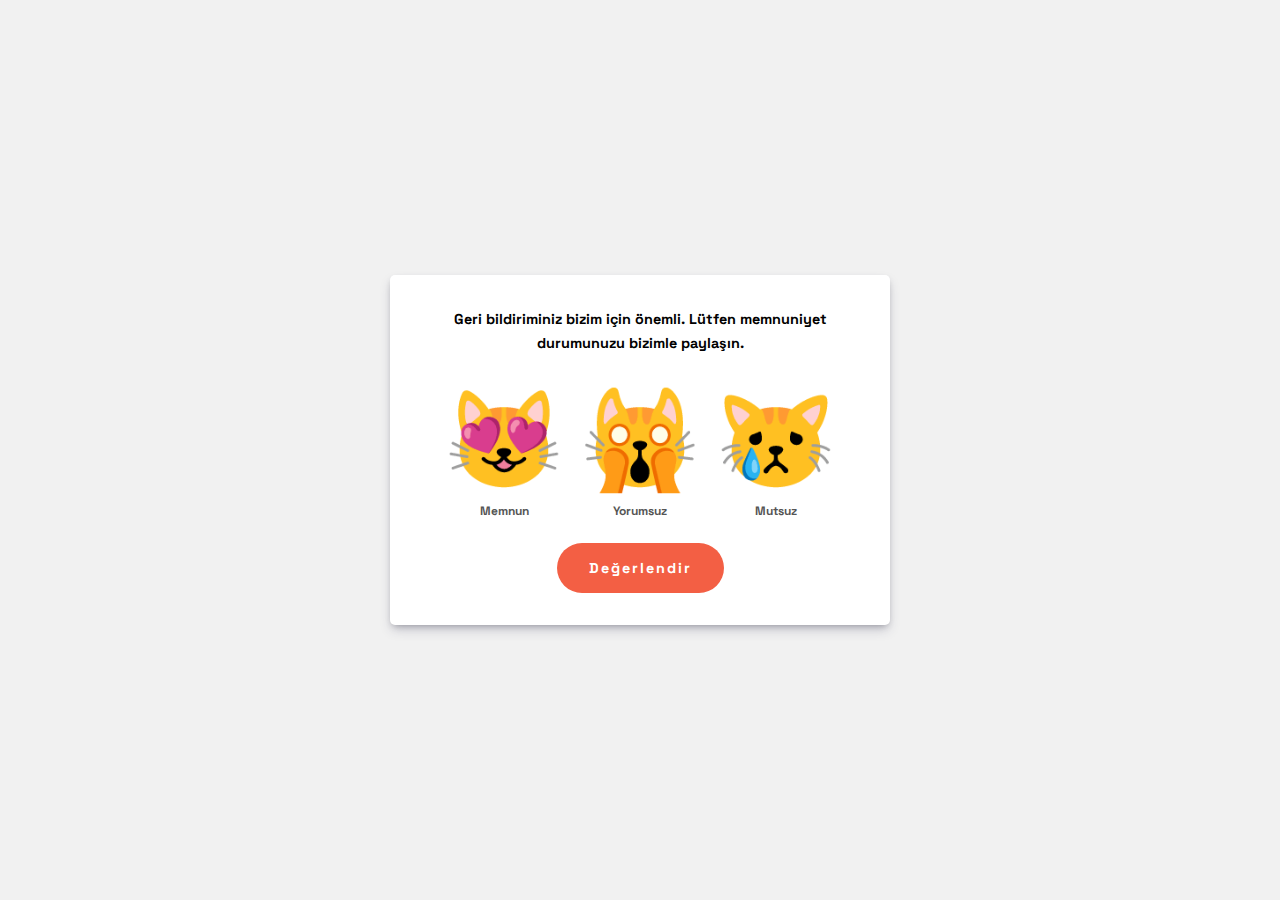
<file: Feedback/index.html>
<!DOCTYPE html>
<html lang="en">
<head>
    <meta charset="UTF-8">
    <meta http-equiv="X-UA-Compatible" content="IE=edge">
    <meta name="viewport" content="width=device-width, initial-scale=1.0">
    <title>Document</title>
    <!--Font Awesome Icon-->
    <link
    rel="stylesheet"
    href="https://cdnjs.cloudflare.com/ajax/libs/font-awesome/6.1.2/css/all.min.css"
    integrity="sha512-1sCRPdkRXhBV2PBLUdRb4tMg1w2YPf37qatUFeS7zlBy7jJI8Lf4VHwWfZZfpXtYSLy85pkm9GaYVYMfw5BC1A=="
    crossorigin="anonymous"
    referrerpolicy="no-referrer"
    />
    <!--Custom CSS-->
    <link rel="stylesheet" href="style.css" />

</head>

<body>
    <div id="panel" class="panel-container">
        <strong>Geri bildiriminiz bizim için önemli. Lütfen memnuniyet durumunuzu bizimle paylaşın.</strong>

        <div class="ratings-container">

        <div class="rating">
        <p>😻</p>
        <small>Memnun</small>
        </div>

  
        <div class="rating">
        <p>🙀</p>
        <small>Yorumsuz</small>
        </div>

        <div class="rating">
        <p>😿</p>
        <small>Mutsuz</small>
        </div>


        </div>
        <button class="btn" id="send">Değerlendir</button>
      </div>

      <script src="app.js"></script>
</body>
</html>
</file>
<file: Feedback/style.css>
@import url('https://fonts.googleapis.com/css2?family=Space+Grotesk&display=swap');

* {
    box-sizing: border-box;
  }

body {
    font-family: 'Space Grotesk', sans-serif;
    display: flex;
    justify-content: center;
    align-items: center;
    height: 100vh;
    margin: 0;
    overflow: hidden;
    background-color: #f1f1f1;
  }

  .panel-container {
    background-color: #fff;
    box-shadow: rgba(50, 50, 93, 0.25) 0px 6px 12px -2px,
      rgba(0, 0, 0, 0.3) 0px 3px 7px -3px;
    border-radius: 5px;
    font-size: 90%;
    display: flex;
    flex-direction: column;
    align-items: center;
    justify-content: center;
    text-align: center;
    padding: 2rem;
    max-width: 500px;
  }
  
  .panel-container strong {
    line-height: 1.5rem;
  }
  
  .ratings-container {
    display: flex;
    margin: 1rem 0;
  }
  
  .rating {
    cursor: pointer;
    margin: 0.5rem;
  }
  
  .rating p {
    margin: 0;
    font-size: 6rem;
    transition: transform 0.5s ease;
  }
  
  .rating small {
    font-weight: bold;
    color: #555;
    transition: color 0.5s ease;
  }
  
  .rating:hover small,
  .rating.active small {
    color: #111;
  }
  
  .rating:hover p,
  .rating.rating.active p {
    transform: scale(1.2);
  }
  
  .btn {
    background-color: rgb(243, 95, 68);
    border: none;
    color: #fff;
    font-family: inherit;
    border-radius: 2rem;
    padding: 1rem 2rem;
    font-size: 100%;
    font-weight: bold;
    letter-spacing: 2px;
    cursor: pointer;
    transition: transform 0.3s ease;
  }
  
  .btn:focus {
    outline: none;
  }
  
  .btn:active {
    transform: scale(0.97);
  }
  
  .fa-heart {
    color: #ca0b4a;
    font-size: 3rem;
    margin-bottom: 1rem;
  }
</file>
